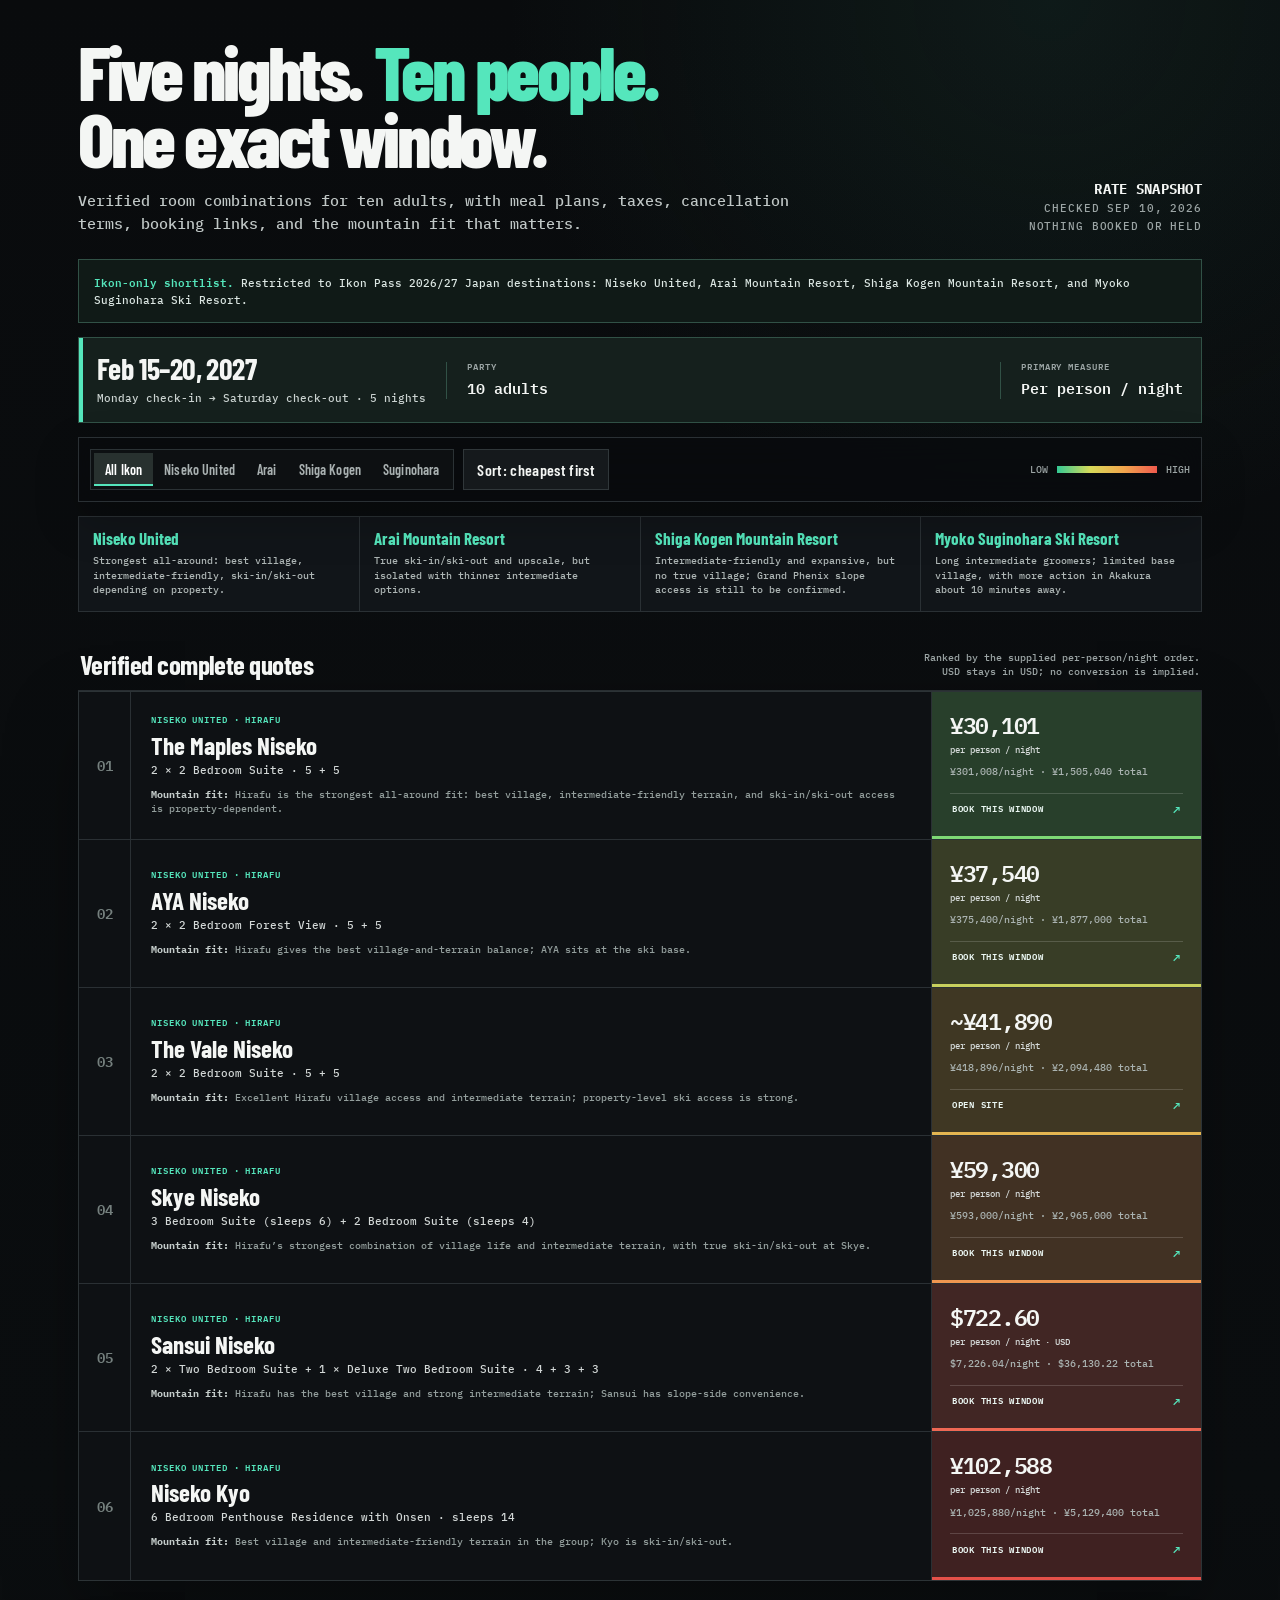
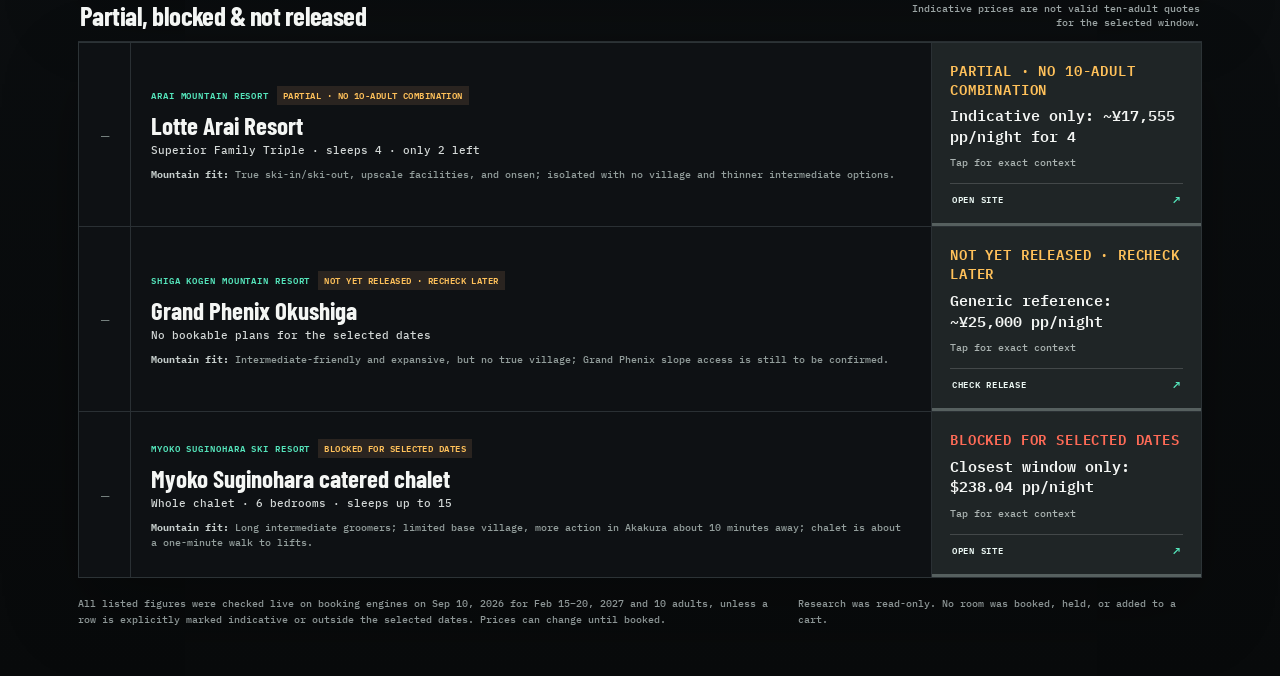
<file: public/japow27/index.html>
<!doctype html>
<html lang="en">
<head>
  <meta charset="utf-8" />
  <meta name="viewport" content="width=device-width, initial-scale=1, viewport-fit=cover" />
  <meta name="color-scheme" content="dark" />
  <link rel="icon" href="data:," />
  <title>Ski Hotel Window Price Viewer</title>
  <link rel="preconnect" href="https://fonts.googleapis.com">
  <link rel="preconnect" href="https://fonts.gstatic.com" crossorigin>
  <link href="https://fonts.googleapis.com/css2?family=Barlow+Condensed:wght@500;600;700;800&family=IBM+Plex+Mono:wght@400;500;600&display=swap" rel="stylesheet">
  <style>
    :root{--bg:#090b0d;--panel:#111519;--ink:#f4f6f4;--muted:#9ca5a5;--line:#2a3034;--teal:#55e6bc;--lime:#c6f55f;--amber:#ffc15a;--red:#ff6b57;--sans:"Barlow Condensed",ui-sans-serif,system-ui,sans-serif;--mono:"IBM Plex Mono",ui-monospace,monospace}
    *{box-sizing:border-box}html{background:var(--bg)}body{margin:0;background:radial-gradient(circle at 82% 0%,rgba(40,94,77,.18),transparent 34rem),linear-gradient(#090b0d,#0b0e10 65%,#080a0b);color:var(--ink);font-family:var(--sans);min-height:100vh}button{font:inherit;color:inherit}.shell{width:min(1180px,100%);margin:0 auto;padding:38px 28px 48px}
    .intro{display:grid;grid-template-columns:minmax(0,1fr) auto;align-items:end;gap:24px;margin-bottom:24px}h1{font-size:clamp(42px,6vw,76px);line-height:.88;letter-spacing:-.045em;margin:0;max-width:760px;font-weight:800}h1 span{color:var(--teal)}.dek{margin:17px 0 0;max-width:760px;color:#c0c7c6;font:500 15px/1.55 var(--mono)}.snapshot{text-align:right;color:var(--muted);font:500 11px/1.6 var(--mono);text-transform:uppercase;letter-spacing:.08em}.snapshot strong{display:block;color:var(--ink);font-size:14px;letter-spacing:.02em}
    .window-band{display:grid;grid-template-columns:auto 1fr auto;align-items:center;gap:20px;background:#15201d;border:1px solid #315146;box-shadow:inset 4px 0 var(--teal);padding:16px 18px;margin-bottom:14px}.window-date{font-size:30px;font-weight:700;line-height:.95;letter-spacing:-.02em}.window-days{font:500 11px/1.5 var(--mono);color:#cbd3d1;margin-top:7px}.window-stat{border-left:1px solid #315146;padding-left:20px}.window-stat span{display:block;color:var(--muted);font:600 9px/1 var(--mono);letter-spacing:.1em;text-transform:uppercase;margin-bottom:7px}.window-stat b{font:600 15px/1.3 var(--mono)}
    .controls{position:sticky;top:0;z-index:20;background:rgba(9,11,13,.93);backdrop-filter:blur(16px);border:1px solid var(--line);padding:11px;display:flex;align-items:center;justify-content:space-between;gap:12px;margin-bottom:14px;box-shadow:0 18px 45px rgba(0,0,0,.22)}.control-groups{display:flex;gap:9px;flex-wrap:wrap;align-items:center}.seg{display:flex;flex-wrap:wrap;padding:3px;background:#0d1012;border:1px solid #2b3235}.seg button{border:0;background:transparent;color:#a9b1b1;padding:8px 11px;cursor:pointer;font-size:14px;font-weight:600;letter-spacing:.01em}.seg button.active{background:#28312f;color:#fff;box-shadow:inset 0 -2px var(--teal)}.sort-btn{border:1px solid #30373a;background:#15191c;padding:10px 13px;cursor:pointer;font-weight:600;letter-spacing:.02em}.sort-btn:hover,.seg button:hover{color:var(--teal)}.legend{display:flex;align-items:center;gap:9px;color:var(--muted);font:500 10px/1 var(--mono);white-space:nowrap}.legend-bar{width:100px;height:7px;background:linear-gradient(90deg,#34c994,#d7da59,#f2a64d,#ef5a4d)}
    .ikon-note{margin:0 0 14px;padding:13px 15px;border:1px solid #315146;background:#101a17;color:#dce7e3;font:500 11px/1.55 var(--mono)}.ikon-note strong{color:var(--teal);font-weight:600}.fit-guide{display:grid;grid-template-columns:repeat(4,1fr);gap:1px;background:var(--line);border:1px solid var(--line);margin-bottom:18px}.fit-item{background:#111519;padding:13px 14px}.fit-item b{display:block;color:var(--teal);font-size:17px;line-height:1.05;margin-bottom:6px}.fit-item p{margin:0;color:#aeb6b5;font:500 10px/1.45 var(--mono)}
    .section-head{display:flex;align-items:end;justify-content:space-between;gap:20px;border-bottom:1px solid var(--line);padding:18px 2px 10px}.section-head h2{margin:0;font-size:27px;letter-spacing:-.02em}.section-head p{margin:0;color:var(--muted);font:500 10px/1.45 var(--mono);text-align:right}.hotel-list{border:1px solid #2c3336;background:rgba(15,18,21,.92);box-shadow:0 30px 70px rgba(0,0,0,.26)}.hotel-row{display:grid;grid-template-columns:52px minmax(0,1fr) 270px;border-bottom:1px solid var(--line);min-height:148px}.hotel-row:last-child{border-bottom:0}.rank{display:flex;align-items:center;justify-content:center;border-right:1px solid var(--line);color:#75807e;font:600 14px/1 var(--mono)}.hotel-copy{padding:18px 20px;display:flex;flex-direction:column;justify-content:center}.eyebrow{display:flex;gap:8px;align-items:center;flex-wrap:wrap;color:var(--teal);font:600 9px/1.2 var(--mono);letter-spacing:.1em;text-transform:uppercase}.status-pill{padding:4px 6px;background:#2a2420;color:var(--amber);letter-spacing:.05em}.hotel-copy h3{font-size:25px;line-height:1;margin:8px 0 5px}.config{font:500 11px/1.45 var(--mono);color:#d3d8d7;margin:0}.fit{font:500 10px/1.45 var(--mono);color:#939e9c;margin:9px 0 0}.fit strong{color:#c4ccca}.quote{position:relative;padding:18px;display:flex;flex-direction:column;justify-content:center;align-items:flex-start;border-left:1px solid var(--line);background:color-mix(in srgb,var(--heat,#2b3433) 22%,#101416)}.quote::after{content:"";position:absolute;inset:auto 0 0;height:3px;background:var(--heat,#56605f)}.quote button{width:100%;border:0;background:transparent;padding:0;text-align:left;cursor:pointer}.quote button:focus-visible{outline:2px solid #fff;outline-offset:5px}.price{font:600 23px/1 var(--mono);letter-spacing:-.055em;white-space:nowrap}.price-label{font:500 9px/1.4 var(--mono);color:#d7dcdb;margin-top:8px}.secondary{font:500 10px/1.45 var(--mono);color:#aab3b1;margin-top:9px}.book-link{display:flex;align-items:center;justify-content:space-between;width:100%;margin-top:13px;padding:9px 2px 3px;border-top:1px solid rgba(255,255,255,.16);color:#edf9f5;text-decoration:none;font:600 9px/1 var(--mono);letter-spacing:.08em;text-transform:uppercase}.book-link span:last-child{color:var(--teal);font-size:12px}.book-link:hover,.book-link:focus-visible{color:var(--teal);outline:1px solid var(--teal);outline-offset:2px}.status-main{font:600 14px/1.35 var(--mono);text-transform:uppercase;letter-spacing:.06em;color:var(--amber)}.status-main.danger{color:var(--red)}.status-price{font:600 15px/1.35 var(--mono);margin-top:8px}.empty{display:none;padding:40px;text-align:center;color:var(--muted);font:500 13px/1.5 var(--mono)}.empty.show{display:block}
    footer{display:flex;justify-content:space-between;gap:30px;margin-top:18px;color:#8d9696;font:500 10px/1.6 var(--mono)}footer p{margin:0;max-width:690px}.detail-backdrop{position:fixed;inset:0;background:rgba(0,0,0,.67);z-index:50;opacity:0;visibility:hidden;pointer-events:none;transition:opacity .2s,visibility 0s .2s}.detail-backdrop.open{opacity:1;visibility:visible;pointer-events:auto;transition:opacity .2s}.detail{position:absolute;right:0;top:0;width:min(560px,100%);height:100%;background:#111518;border-left:1px solid #394246;box-shadow:-24px 0 70px rgba(0,0,0,.48);padding:26px;overflow:auto;transform:translateX(100%);transition:transform .25s ease}.open .detail{transform:none}.close{float:right;width:38px;height:38px;border:1px solid #3a4245;background:#161b1e;cursor:pointer;font:500 20px/1 var(--mono)}.detail-kicker{color:var(--teal);font:600 10px/1 var(--mono);letter-spacing:.12em;text-transform:uppercase;margin:8px 0 14px}.detail h2{font-size:40px;line-height:.95;margin:0 50px 8px 0;letter-spacing:-.025em}.detail .detail-config{font:500 13px/1.5 var(--mono);color:#b6bdbc;margin:0 0 24px}.detail-hero{border-top:1px solid #394246;border-bottom:1px solid #394246;padding:21px 0;margin-bottom:20px}.detail-hero .big{font:600 34px/1 var(--mono);color:var(--ink);letter-spacing:-.05em}.detail-hero .sub{margin-top:9px;font:500 11px/1.4 var(--mono);color:#aeb7b5}.facts{display:grid;grid-template-columns:1fr 1fr;gap:1px;background:#2a3034;border:1px solid #2a3034}.fact{background:#14191c;padding:14px;min-height:84px}.fact span{display:block;color:#7f8989;font:600 9px/1.2 var(--mono);letter-spacing:.08em;text-transform:uppercase;margin-bottom:8px}.fact b{display:block;font:500 12px/1.48 var(--mono);color:#e6e9e8}.detail-note{margin-top:20px;background:#1b201f;border-left:3px solid var(--amber);padding:14px;font:500 12px/1.55 var(--mono);color:#cbd1d0}.fit-note{margin-top:14px;padding:14px;border:1px solid #33423e;color:#d6dedc;font:500 12px/1.55 var(--mono)}.fit-note strong{display:block;color:var(--teal);font:600 9px/1 var(--mono);letter-spacing:.1em;text-transform:uppercase;margin-bottom:7px}.booking-cta{margin-top:18px;padding-top:18px;border-top:1px solid #333a3d}.detail-booking{display:flex;align-items:center;justify-content:space-between;gap:18px;background:var(--teal);color:#07110e;padding:14px 16px;text-decoration:none;font:700 13px/1.2 var(--mono);letter-spacing:.04em;text-transform:uppercase}.detail-booking:hover,.detail-booking:focus-visible{background:var(--lime);outline:2px solid #fff;outline-offset:3px}.booking-cta p{margin:9px 0 0;color:#929c9a;font:500 10px/1.45 var(--mono)}
    @media(max-width:900px){.shell{padding:24px 14px 36px}.intro{grid-template-columns:1fr}.snapshot{text-align:left}.snapshot strong{display:inline;margin-right:7px}.window-band{grid-template-columns:1fr 1fr}.window-band>div:first-child{grid-column:1/-1}.controls{position:static;align-items:stretch;flex-direction:column}.legend{padding:4px 2px}.fit-guide{grid-template-columns:1fr 1fr}.hotel-row{grid-template-columns:44px minmax(0,1fr) 220px}.price{font-size:19px}.hotel-copy{padding:15px}.quote{padding:15px}}
    @media(max-width:650px){h1{font-size:44px}.dek{font-size:12px}.window-band{grid-template-columns:1fr}.window-band>div:first-child{grid-column:auto}.window-stat{border-left:0;border-top:1px solid #315146;padding:12px 0 0}.seg{width:100%;display:grid;grid-template-columns:repeat(3,1fr)}.seg button{padding:8px 5px;font-size:12px}.sort-btn{width:100%}.legend-bar{width:90px}.fit-guide{grid-template-columns:1fr}.section-head{align-items:start;flex-direction:column;gap:5px}.section-head p{text-align:left}.hotel-row{grid-template-columns:38px minmax(0,1fr)}.rank{grid-row:1/3}.hotel-copy{border-bottom:1px solid var(--line)}.quote{grid-column:2;border-left:0;min-height:132px}.hotel-copy h3{font-size:22px}.facts{grid-template-columns:1fr}.detail{left:0;right:0;width:100%;max-width:none;padding:20px}.detail h2{font-size:34px}footer{flex-direction:column;gap:10px}}
    @media(prefers-reduced-motion:reduce){*{scroll-behavior:auto!important;transition:none!important}}
  </style>
</head>
<body>
<main class="shell">
  <section class="intro"><div><h1>Five nights. <span>Ten people.</span><br>One exact window.</h1><p class="dek">Verified room combinations for ten adults, with meal plans, taxes, cancellation terms, booking links, and the mountain fit that matters.</p></div><div class="snapshot"><strong>Rate snapshot</strong>Checked Sep 10, 2026<br>Nothing booked or held</div></section>
  <p class="ikon-note"><strong>Ikon-only shortlist.</strong> Restricted to Ikon Pass 2026/27 Japan destinations: Niseko United, Arai Mountain Resort, Shiga Kogen Mountain Resort, and Myoko Suginohara Ski Resort.</p>
  <section class="window-band" aria-label="Selected stay"><div><div class="window-date">Feb 15–20, 2027</div><div class="window-days">Monday check-in → Saturday check-out · 5 nights</div></div><div class="window-stat"><span>Party</span><b>10 adults</b></div><div class="window-stat"><span>Primary measure</span><b>Per person / night</b></div></section>
  <section class="controls" aria-label="Viewer controls"><div class="control-groups"><div class="seg" aria-label="Ikon destination filter"><button class="active" data-region="all">All Ikon</button><button data-region="niseko">Niseko United</button><button data-region="arai">Arai</button><button data-region="shiga">Shiga Kogen</button><button data-region="suginohara">Suginohara</button></div><button class="sort-btn" id="sortBtn">Sort: cheapest first</button></div><div class="legend" aria-label="Price heat legend"><span>LOW</span><span class="legend-bar"></span><span>HIGH</span></div></section>
  <section class="fit-guide" aria-label="Ikon destination fit at a glance">
    <article class="fit-item"><b>Niseko United</b><p>Strongest all-around: best village, intermediate-friendly, ski-in/ski-out depending on property.</p></article>
    <article class="fit-item"><b>Arai Mountain Resort</b><p>True ski-in/ski-out and upscale, but isolated with thinner intermediate options.</p></article>
    <article class="fit-item"><b>Shiga Kogen Mountain Resort</b><p>Intermediate-friendly and expansive, but no true village; Grand Phenix slope access is still to be confirmed.</p></article>
    <article class="fit-item"><b>Myoko Suginohara Ski Resort</b><p>Long intermediate groomers; limited base village, with more action in Akakura about 10 minutes away.</p></article>
  </section>
  <section class="section-head"><h2>Verified complete quotes</h2><p>Ranked by the supplied per-person/night order.<br>USD stays in USD; no conversion is implied.</p></section>
  <section class="hotel-list" id="verifiedList" aria-label="Verified complete hotel quotes"></section>
  <section class="section-head"><h2>Partial, blocked &amp; not released</h2><p>Indicative prices are not valid ten-adult quotes<br>for the selected window.</p></section>
  <section class="hotel-list" id="watchList" aria-label="Partial and unavailable hotel results"></section>
  <div class="empty" id="empty">No hotels match this area filter.</div>
  <footer><p>All listed figures were checked live on booking engines on Sep 10, 2026 for Feb 15–20, 2027 and 10 adults, unless a row is explicitly marked indicative or outside the selected dates. Prices can change until booked.</p><p>Research was read-only. No room was booked, held, or added to a cart.</p></footer>
</main>
<div class="detail-backdrop" id="backdrop" aria-hidden="true"><aside class="detail" role="dialog" aria-modal="true" aria-labelledby="detailTitle"><button class="close" id="closeDetail" aria-label="Close detail panel">×</button><div id="detailContent"></div></aside></div>
<script>
const rows=[
  {id:'maples',type:'verified',rank:1,hotel:'The Maples Niseko',area:'niseko',place:'Niseko United · Hirafu',config:'2 × 2 Bedroom Suite · 5 + 5',fit:'Hirafu is the strongest all-around fit: best village, intermediate-friendly terrain, and ski-in/ski-out access is property-dependent.',price:'¥30,101',priceLabel:'per person / night',secondary:'¥301,008/night · ¥1,505,040 total',heat:'#7ed875',meals:'Winter Stay rate; breakfast not listed.',taxes:'Taxes unconfirmed in the verified quote.',terms:'20% non-refundable at booking; 80% due 60 days before check-in.',note:'Two-suite split for the full group.',booking:{href:'https://book.nisade.com/search/listing/2c98902a62b67df20162b7950fc61bd9?ci=20270215&n=5&g=10&loc=niseko',label:'Book this window',hint:'The official booking search carries Feb 15, five nights, and 10 guests.'}},
  {id:'aya',type:'verified',rank:2,hotel:'AYA Niseko',area:'niseko',place:'Niseko United · Hirafu',config:'2 × 2 Bedroom Forest View · 5 + 5',fit:'Hirafu gives the best village-and-terrain balance; AYA sits at the ski base.',price:'¥37,540',priceLabel:'per person / night',secondary:'¥375,400/night · ¥1,877,000 total',heat:'#c8d05d',meals:'Breakfast included.',taxes:'Consumption tax, accommodation tax, onsen tax, and resort fee included.',terms:'20% non-refundable deposit within 14 days; 80% due 45 days before arrival.',note:'The fifth adult in each unit sleeps on a futon, not an extra bed. Alternative: Residence B Forest View, 5BR with private onsen, sleeps 10 — ¥3,505,500 total (¥70,110 pp/night).',booking:{href:'https://stay.ayaniseko.com/search/listing/2c98902a50a6076e0150b6d1d6f0651d?ci=20270215&n=5&g=10&i18n=en',label:'Book this window',hint:'The official booking search carries Feb 15, five nights, and 10 guests.'}},
  {id:'vale',type:'verified',rank:3,hotel:'The Vale Niseko',area:'niseko',place:'Niseko United · Hirafu',config:'2 × 2 Bedroom Suite · 5 + 5',fit:'Excellent Hirafu village access and intermediate terrain; property-level ski access is strong.',price:'~¥41,890',priceLabel:'per person / night',secondary:'¥418,896/night · ¥2,094,480 total',heat:'#e4b551',meals:'Not stated in the verified quote.',taxes:'Not stated in the verified quote.',terms:'20% non-refundable at booking; 80% due 60 days before check-in.',note:'Cheapest verified configuration found, but not every room-type combination was checked.',booking:{href:'https://nisade.com/accommodation/the-vale-niseko?gad_campaignid=21855738910',label:'Open site',hint:'The booking site does not preserve this dated search; choose Feb 15–20, 2027 and 10 adults.'}},
  {id:'skye',type:'verified',rank:4,hotel:'Skye Niseko',area:'niseko',place:'Niseko United · Hirafu',config:'3 Bedroom Suite (sleeps 6) + 2 Bedroom Suite (sleeps 4)',fit:'Hirafu’s strongest combination of village life and intermediate terrain, with true ski-in/ski-out at Skye.',price:'¥59,300',priceLabel:'per person / night',secondary:'¥593,000/night · ¥2,965,000 total',heat:'#ef9650',meals:'Breakfast included.',taxes:'10% consumption tax, onsen tax, and 3% accommodation tax included.',terms:'20% deposit; balance due Dec 17, 2026; 100% cancellation charge within 60 days.',note:'Practical two-suite split for all ten adults.',booking:{href:'https://enjoy.skyeniseko.com/en?check-in=2027-02-15&check-out=2027-02-20&adults=2&children=0&infants=0',label:'Book this window',hint:'The Skye link preserves Feb 15–20. Confirm the full 10-adult room split on the site.'}},
  {id:'sansui',type:'verified',rank:5,hotel:'Sansui Niseko',area:'niseko',place:'Niseko United · Hirafu',config:'2 × Two Bedroom Suite + 1 × Deluxe Two Bedroom Suite · 4 + 3 + 3',fit:'Hirafu has the best village and strong intermediate terrain; Sansui has slope-side convenience.',price:'$722.60',priceLabel:'per person / night · USD',secondary:'$7,226.04/night · $36,130.22 total',heat:'#ef6854',meals:'Breakfast included.',taxes:'Taxes and fees included.',terms:'Non-refundable; prepay online.',note:'Only these three rooms were left for the week. Rooms need separate reservations because the engine has no multi-room cart.',booking:{href:'https://book.sansuiniseko.com/booking/result?code=18e09041-35a5-4524-bce5-b221390b3cac&checkin=2027%2F02%2F15&checkout=2027%2F02%2F20&type=rooms&is_day_use=false&order=price_low_to_high&is_including_occupied=false&adults=4&kids_tiers=%5B%5D&room_count=1&mcp_currency=USD',label:'Book this window',hint:'The link opens one room for four adults in USD. Reserve the three rooms separately.'}},
  {id:'kyo',type:'verified',rank:6,hotel:'Niseko Kyo',area:'niseko',place:'Niseko United · Hirafu',config:'6 Bedroom Penthouse Residence with Onsen · sleeps 14',fit:'Best village and intermediate-friendly terrain in the group; Kyo is ski-in/ski-out.',price:'¥102,588',priceLabel:'per person / night',secondary:'¥1,025,880/night · ¥5,129,400 total',heat:'#e45149',meals:'Breakfast included.',taxes:'Not separately itemized in the verified quote.',terms:'20% non-refundable at booking; 80% due around Dec 17, 2026.',note:'The 4BR and 5BR residences were unavailable for these dates.',booking:{href:'https://book.nisade.com/search/listing/8a80818a880bddf101881ecce7c1221a?ci=20270215&n=5&g=10&loc=niseko',label:'Book this window',hint:'The official booking search carries Feb 15, five nights, and 10 guests.'}},

  {id:'lotte',type:'watch',hotel:'Lotte Arai Resort',area:'arai',place:'Arai Mountain Resort',status:'Partial · no 10-adult combination',statusClass:'',statusPrice:'Indicative only: ~¥17,555 pp/night for 4',config:'Superior Family Triple · sleeps 4 · only 2 left',fit:'True ski-in/ski-out, upscale facilities, and onsen; isolated with no village and thinner intermediate options.',meals:'Room only; long-stay rewards rate.',taxes:'Not stated in the partial quote.',terms:'Not captured.',note:'The official engine cannot assemble three rooms in one search. Single rooms are on sale, so the dates are live. Lodge suites sleeping four were fully booked, and the Deluxe Quad was unavailable. Indicative room: ¥70,219/night average, about ¥351,000 for five nights.',booking:{href:'https://lottearairesort.com/',label:'Open site',hint:'The official booking engine uses session state and has no dated deep link.'}},
  {id:'grandphenix',type:'watch',hotel:'Grand Phenix Okushiga',area:'shiga',place:'Shiga Kogen Mountain Resort',status:'Not yet released · recheck later',statusClass:'',statusPrice:'Generic reference: ~¥25,000 pp/night',config:'No bookable plans for the selected dates',fit:'Intermediate-friendly and expansive, but no true village; Grand Phenix slope access is still to be confirmed.',meals:'Generic from-rate includes breakfast; not a selected-window quote.',taxes:'Not stated.',terms:'Not available.',note:'The official engine showed zero bookable plans for Feb 15–20 even for one room and one night. This was treated as inventory not yet released, not sold out.',booking:{href:'https://d-reserve.jp/GSEA001F01300/GSEA001A01?hotelCode=0000003485&lodgingDateFrom=20270215&lodgingDateTo=20270220&searchTagCode=&sumrm=1&dpck=false&pagingKey=1&sortKeyOrder=0&DPCheckEnable=false&lt001=0_1_2&lnum001=2_0_0',label:'Check release',hint:'The link carries the selected dates into the official booking engine.'}},
  {id:'suginohara',type:'watch',hotel:'Myoko Suginohara catered chalet',area:'suginohara',place:'Myoko Suginohara Ski Resort',status:'Blocked for selected dates',statusClass:'danger',statusPrice:'Closest window only: $238.04 pp/night',config:'Whole chalet · 6 bedrooms · sleeps up to 15',fit:'Long intermediate groomers; limited base village, more action in Akakura about 10 minutes away; chalet is about a one-minute walk to lifts.',meals:'Fully catered: buffet breakfast, three-course dinner, staffed private bar, and two staff on site.',taxes:'Closest-window price was $11,902 all-in.',terms:'Not captured.',note:'Not the selected dates. Feb 1–21 was unavailable; availability resumed Feb 22. The indicative five-night window is Feb 22–27, 2027: $11,902 all-in for 10.',booking:{href:'https://www.airbnb.com/rooms/41625826',label:'Open site',hint:'This chalet is unavailable Feb 15–20; the closest cited window starts Feb 22.'}},
];
let region='all',sort='cheap';
const esc=s=>String(s).replace(/[&<>'"]/g,c=>({'&':'&amp;','<':'&lt;','>':'&gt;',"'":'&#39;','"':'&quot;'}[c]));
function visibleRows(type){let list=rows.filter(r=>r.type===type&&(region==='all'||r.area===region));if(type==='verified'&&sort==='name')list.sort((a,b)=>a.hotel.localeCompare(b.hotel));if(type==='watch'&&sort==='name')list.sort((a,b)=>a.hotel.localeCompare(b.hotel));return list}
function rowMarkup(r){const verified=r.type==='verified';return `<article class="hotel-row"><div class="rank">${verified?String(r.rank).padStart(2,'0'):'—'}</div><div class="hotel-copy"><div class="eyebrow">${esc(r.place)}${!verified?`<span class="status-pill">${esc(r.status)}</span>`:''}</div><h3>${esc(r.hotel)}</h3><p class="config">${esc(r.config)}</p><p class="fit"><strong>Mountain fit:</strong> ${esc(r.fit)}</p></div><div class="quote" style="--heat:${verified?r.heat:'#56605f'}"><button type="button" data-detail="${r.id}" aria-label="View details for ${esc(r.hotel)}">${verified?`<div class="price">${esc(r.price)}</div><div class="price-label">${esc(r.priceLabel)}</div><div class="secondary">${esc(r.secondary)}</div>`:`<div class="status-main ${r.statusClass||''}">${esc(r.status)}</div><div class="status-price">${esc(r.statusPrice)}</div><div class="secondary">Tap for exact context</div>`}</button><a class="book-link" href="${esc(r.booking.href)}" target="_blank" rel="noopener noreferrer"><span>${esc(r.booking.label)}</span><span aria-hidden="true">↗</span></a></div></article>`}
function render(){const verified=visibleRows('verified'),watch=visibleRows('watch');document.getElementById('verifiedList').innerHTML=verified.map(rowMarkup).join('');document.getElementById('watchList').innerHTML=watch.map(rowMarkup).join('');document.getElementById('empty').classList.toggle('show',!verified.length&&!watch.length);document.querySelectorAll('[data-detail]').forEach(b=>b.onclick=()=>openDetail(rows.find(r=>r.id===b.dataset.detail)))}
function openDetail(r){const verified=r.type==='verified';const hero=verified?`<div class="detail-hero"><div class="big">${esc(r.price)}</div><div class="sub">${esc(r.priceLabel)} · ${esc(r.secondary)}</div></div>`:`<div class="detail-hero"><div class="big">${esc(r.status)}</div><div class="sub">${esc(r.statusPrice)}</div></div>`;document.getElementById('detailContent').innerHTML=`<div class="detail-kicker">${esc(r.place)} · Feb 15–20, 2027</div><h2 id="detailTitle">${esc(r.hotel)}</h2><p class="detail-config">${esc(r.config)}<br>10 adults · 5 nights</p>${hero}<div class="facts"><div class="fact"><span>Meals</span><b>${esc(r.meals)}</b></div><div class="fact"><span>Taxes & fees</span><b>${esc(r.taxes)}</b></div><div class="fact"><span>Cancellation / payment</span><b>${esc(r.terms)}</b></div><div class="fact"><span>Rate check</span><b>Observed Sep 10, 2026</b></div></div><div class="detail-note">${esc(r.note)}</div><div class="fit-note"><strong>Mountain fit</strong>${esc(r.fit)}</div><div class="booking-cta"><a class="detail-booking" href="${esc(r.booking.href)}" target="_blank" rel="noopener noreferrer"><span>${esc(r.booking.label)}</span><span aria-hidden="true">↗</span></a><p>${esc(r.booking.hint)}</p></div>`;const b=document.getElementById('backdrop');b.classList.add('open');b.setAttribute('aria-hidden','false');document.getElementById('closeDetail').focus()}
function closeDetail(){const b=document.getElementById('backdrop');b.classList.remove('open');b.setAttribute('aria-hidden','true')}
document.querySelectorAll('[data-region]').forEach(b=>b.onclick=()=>{document.querySelectorAll('[data-region]').forEach(x=>x.classList.remove('active'));b.classList.add('active');region=b.dataset.region;render()});document.getElementById('sortBtn').onclick=e=>{sort=sort==='cheap'?'name':'cheap';e.currentTarget.textContent=`Sort: ${sort==='cheap'?'cheapest first':'hotel name'}`;render()};document.getElementById('closeDetail').onclick=closeDetail;document.getElementById('backdrop').onclick=e=>{if(e.target.id==='backdrop')closeDetail()};document.addEventListener('keydown',e=>{if(e.key==='Escape')closeDetail()});render();
</script>
</body>
</html>
</file>
